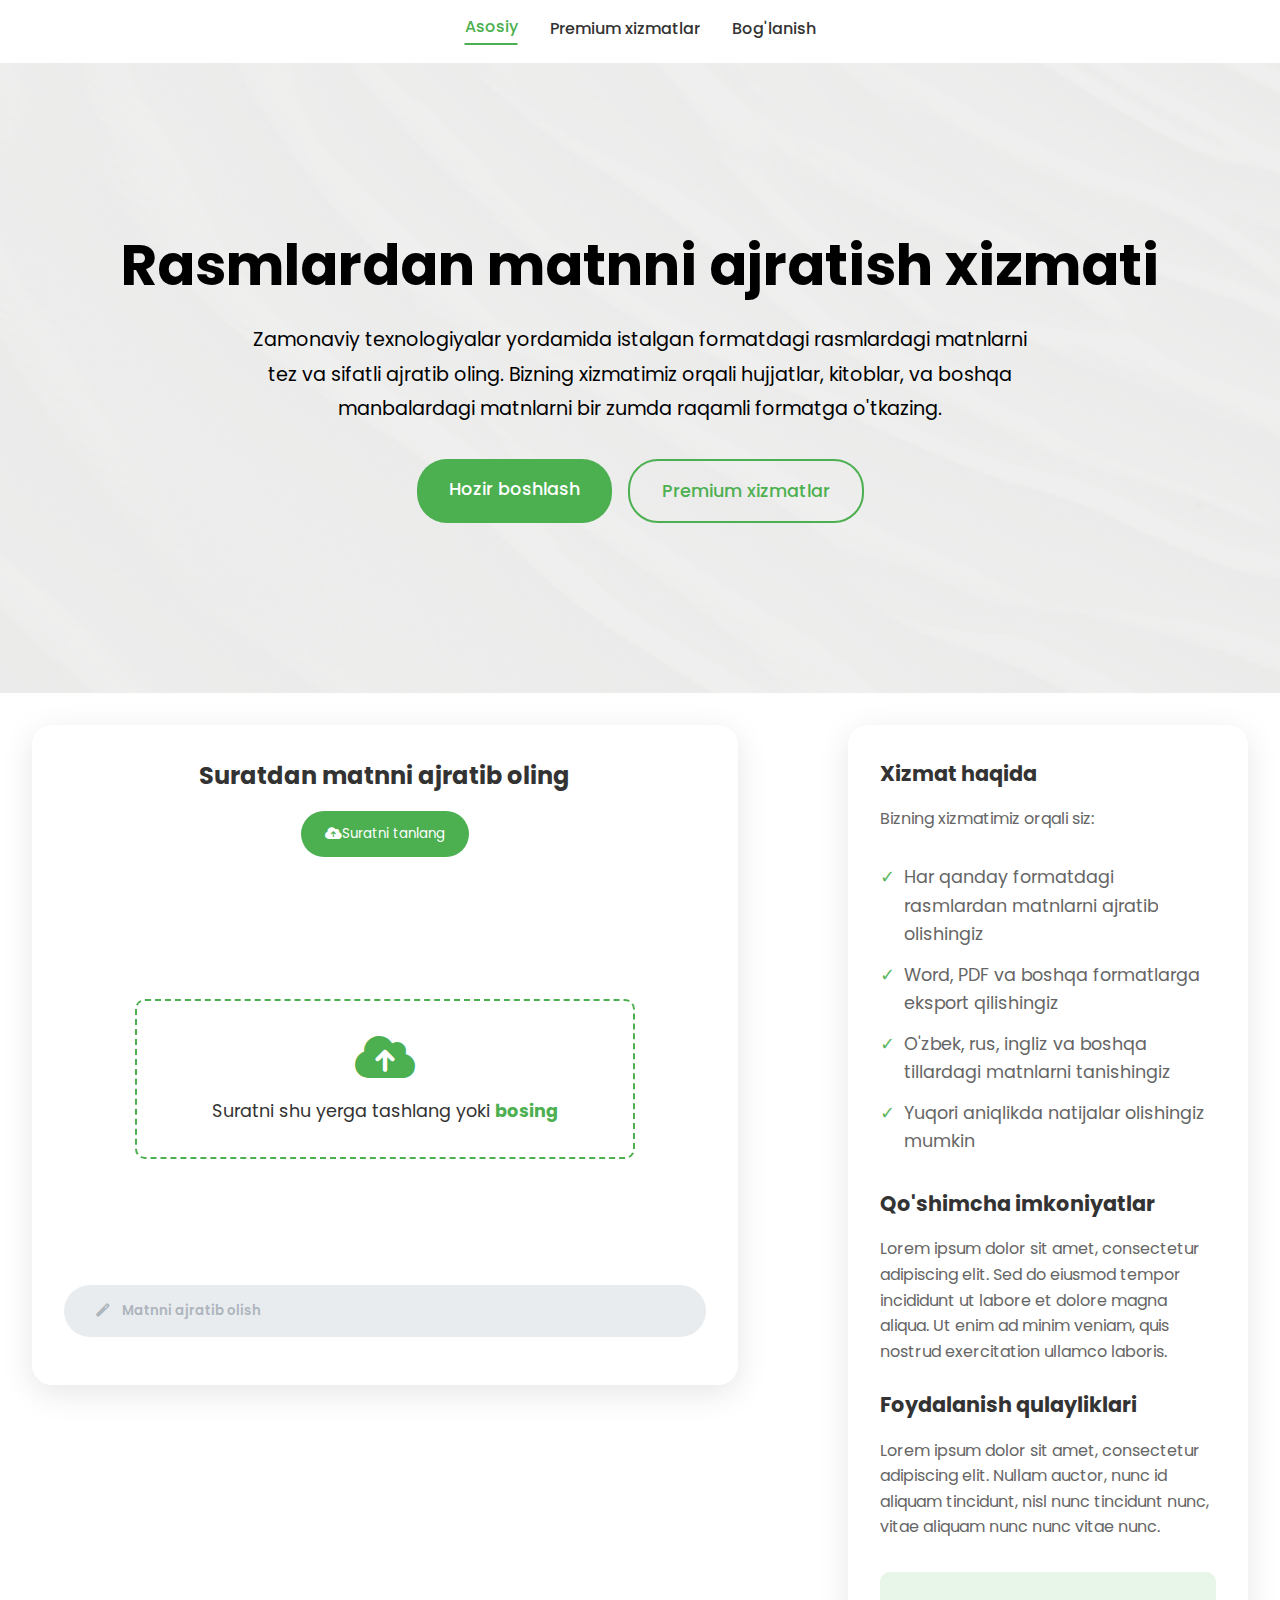
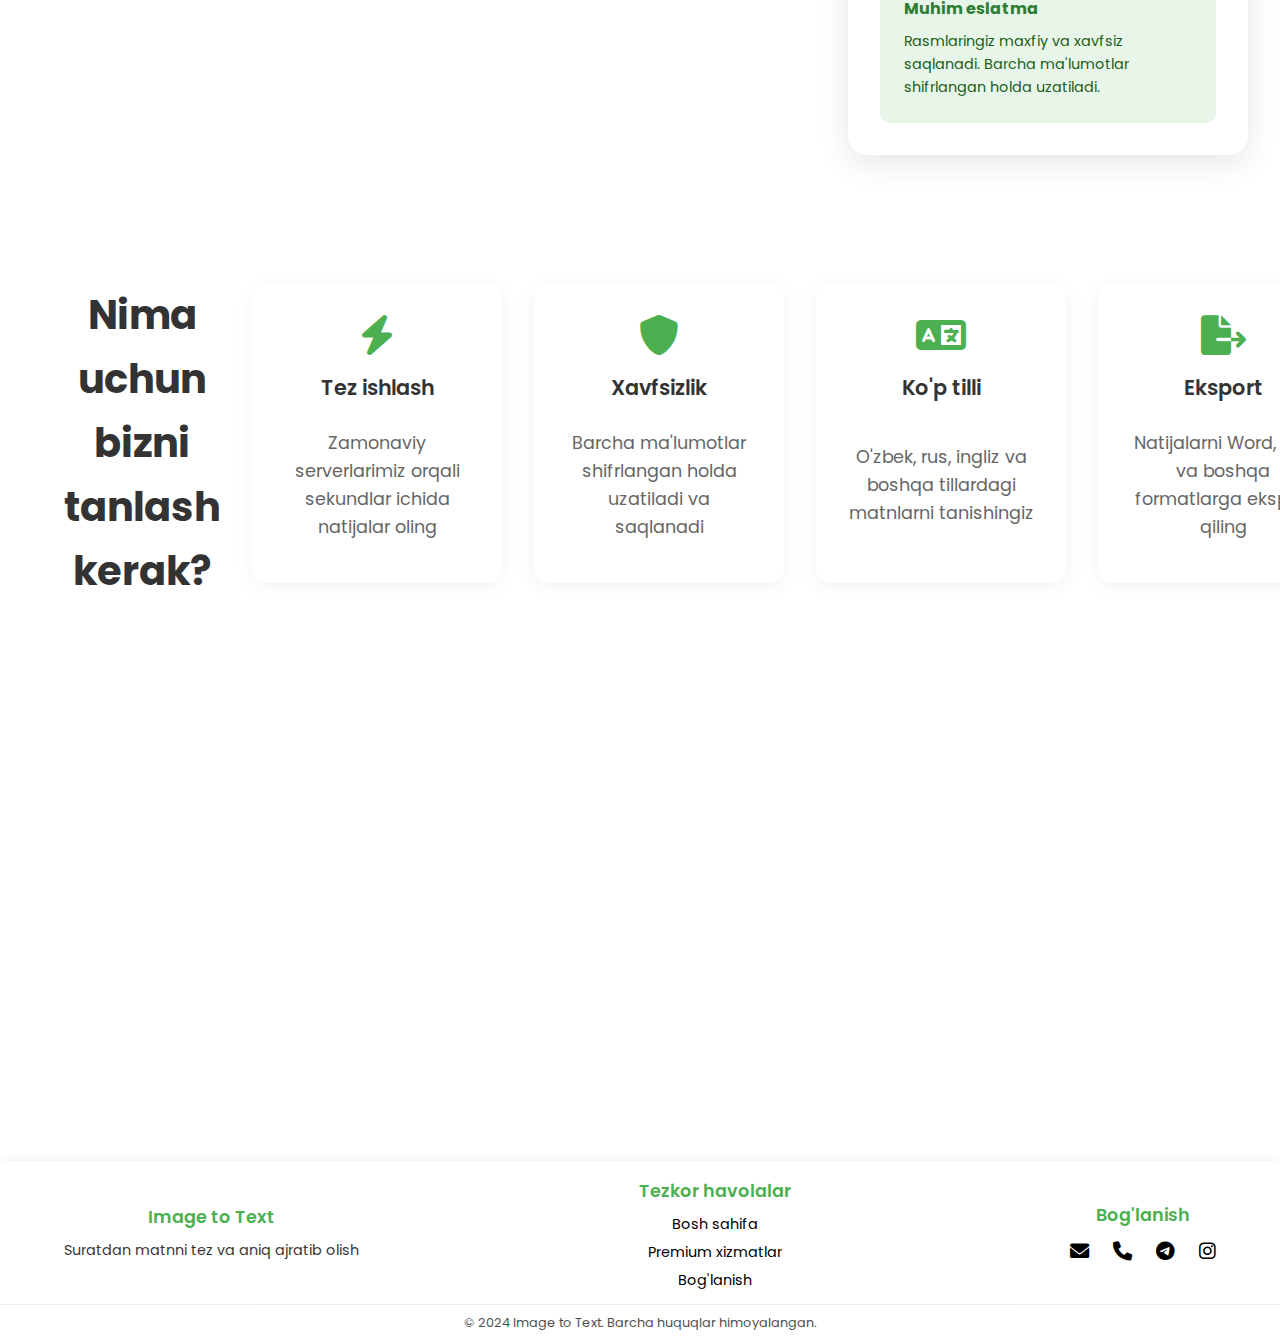
<file: index.html>
<!DOCTYPE html>
<html lang="uz">
<head>
    <meta charset="UTF-8">
    <meta name="viewport" content="width=device-width, initial-scale=1.0">
    <title>Image to Text</title>
    <link rel="preconnect" href="https://fonts.googleapis.com">
    <link rel="preconnect" href="https://fonts.gstatic.com" crossorigin>
    <link href="https://fonts.googleapis.com/css2?family=Poppins:wght@400;500;600;700&display=swap" rel="stylesheet">
    <link rel="stylesheet" href="styles.css">
    <link rel="stylesheet" href="https://cdnjs.cloudflare.com/ajax/libs/font-awesome/6.0.0/css/all.min.css">
</head>
<body>
    <nav class="navbar">
        <div class="nav-links">
            <a href="index.html" class="active">Asosiy</a>
            <a href="pricing.html">Premium xizmatlar</a>
            <a href="contact.html">Bog'lanish</a>
        </div>
    </nav>

    <div class="hero-section page-transition" id="home-hero">
        <h1>Rasmlardan matnni ajratish xizmati</h1>
        <p class="hero-description">Zamonaviy texnologiyalar yordamida istalgan formatdagi rasmlardagi matnlarni tez va sifatli ajratib oling. Bizning xizmatimiz orqali hujjatlar, kitoblar, va boshqa manbalardagi matnlarni bir zumda raqamli formatga o'tkazing.</p>
        <div class="hero-buttons">
            <a href="#home-container" class="hero-btn primary">Hozir boshlash</a>
            <a href="pricing.html" class="hero-btn secondary">Premium xizmatlar</a>
        </div>
    </div>

    <div class="container page-transition" id="home-container">
        <div class="main-content">
            <div class="glass-container">
                <h2>Suratdan matnni ajratib oling</h2>
                <div class="upload-area">
                    <input type="file" id="fileInput" accept="image/*" hidden>
                    <button class="upload-btn" onclick="document.getElementById('fileInput').click()">
                        <i class="fas fa-cloud-upload-alt"></i> Suratni tanlang
                    </button>
                </div>
                <div class="status-container">
                    <div class="drop-zone" id="dropZone">
                        <i class="fas fa-cloud-upload-alt"></i>
                        <p>Suratni shu yerga tashlang yoki <span>bosing</span></p>
                        <input type="file" id="fileInput" accept="image/*" hidden>
                    </div>
                    <div class="status-message" id="statusMessage"></div>
                    <div class="result-container" id="resultContainer"></div>
                </div>
                <button class="convert-btn" id="convertBtn" disabled>
                    <i class="fas fa-magic"></i>Matnni ajratib olish 
                </button>
            </div>
        </div>

        <div class="side-content">
            <h3>Xizmat haqida</h3>
            <p>Bizning xizmatimiz orqali siz:</p>
            <ul class="features-list">
                <li>Har qanday formatdagi rasmlardan matnlarni ajratib olishingiz</li>
                <li>Word, PDF va boshqa formatlarga eksport qilishingiz</li>
                <li>O'zbek, rus, ingliz va boshqa tillardagi matnlarni tanishingiz</li>
                <li>Yuqori aniqlikda natijalar olishingiz mumkin</li>
            </ul>
            
            <h3>Qo'shimcha imkoniyatlar</h3>
            <p>Lorem ipsum dolor sit amet, consectetur adipiscing elit. Sed do eiusmod tempor incididunt ut labore et dolore magna aliqua. Ut enim ad minim veniam, quis nostrud exercitation ullamco laboris.</p>
            
            <h3>Foydalanish qulayliklari</h3>
            <p>Lorem ipsum dolor sit amet, consectetur adipiscing elit. Nullam auctor, nunc id aliquam tincidunt, nisl nunc tincidunt nunc, vitae aliquam nunc nunc vitae nunc.</p>
            
            <div class="info-box">
                <h4>Muhim eslatma</h4>
                <p>Rasmlaringiz maxfiy va xavfsiz saqlanadi. Barcha ma'lumotlar shifrlangan holda uzatiladi.</p>
            </div>
        </div>
    </div>

    <div class="features-section page-transition" id="home-features">
        <div class="container">
            <h2>Nima uchun bizni tanlash kerak?</h2>
            <div class="features-grid">
                <div class="feature-card">
                    <i class="fas fa-bolt"></i>
                    <h3>Tez ishlash</h3>
                    <p>Zamonaviy serverlarimiz orqali sekundlar ichida natijalar oling</p>
                </div>
                <div class="feature-card">
                    <i class="fas fa-shield-alt"></i>
                    <h3>Xavfsizlik</h3>
                    <p>Barcha ma'lumotlar shifrlangan holda uzatiladi va saqlanadi</p>
                </div>
                <div class="feature-card">
                    <i class="fas fa-language"></i>
                    <h3>Ko'p tilli</h3>
                    <p>O'zbek, rus, ingliz va boshqa tillardagi matnlarni tanishingiz</p>
                </div>
                <div class="feature-card">
                    <i class="fas fa-file-export"></i>
                    <h3>Eksport</h3>
                    <p>Natijalarni Word, PDF va boshqa formatlarga eksport qiling</p>
                </div>
            </div>
        </div>
    </div>

    <footer class="footer">
        <div class="footer-content">
            <div class="footer-section">
                <h3>Image to Text</h3>
                <p>Suratdan matnni tez va aniq ajratib olish</p>
            </div>
            <div class="footer-section">
                <h3>Tezkor havolalar</h3>
                <div class="footer-links">
                    <a href="index.html">Bosh sahifa</a>
                    <a href="pricing.html">Premium xizmatlar</a>
                    <a href="contact.html">Bog'lanish</a>
                </div>
            </div>
            <div class="footer-section">
                <h3>Bog'lanish</h3>
                <div class="social-icons">
                    <a href="mailto:info@imagetotext.uz"><i class="fas fa-envelope"></i></a>
                    <a href="tel:+998901234567"><i class="fas fa-phone"></i></a>
                    <a href="https://t.me/imagetotext"><i class="fab fa-telegram"></i></a>
                    <a href="https://instagram.com/imagetotext"><i class="fab fa-instagram"></i></a>
                </div>
            </div>
        </div>
        <div class="footer-bottom">
            <p>&copy; 2024 Image to Text. Barcha huquqlar himoyalangan.</p>
        </div>
    </footer>

    <script src="script.js"></script>
</body>
</html>
</file>
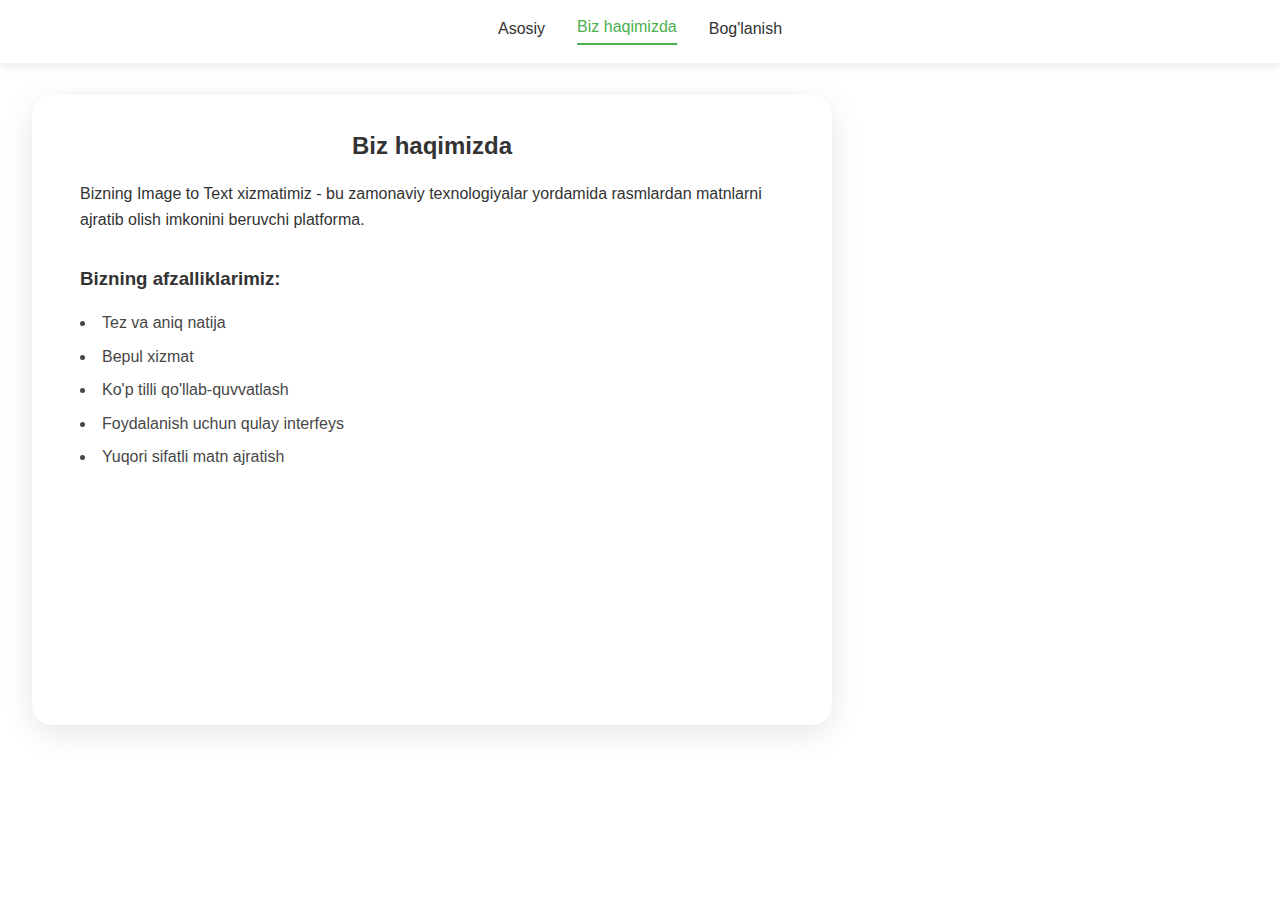
<file: about.html>
<!DOCTYPE html>
<html lang="uz">
<head>
    <meta charset="UTF-8">
    <meta name="viewport" content="width=device-width, initial-scale=1.0">
    <title>Biz haqimizda - Image to Text</title>
    <link rel="stylesheet" href="styles.css">
</head>
<body>
    <nav class="navbar">
        <div class="nav-links">
            <a href="index.html">Asosiy</a>
            <a href="about.html" class="active">Biz haqimizda</a>
            <a href="contact.html">Bog'lanish</a>
        </div>
    </nav>

    <div class="container">
        <div class="glass-container">
            <h2>Biz haqimizda</h2>
            <div class="about-content">
                <p>Bizning Image to Text xizmatimiz - bu zamonaviy texnologiyalar yordamida rasmlardan matnlarni ajratib olish imkonini beruvchi platforma.</p>
                <div class="features">
                    <h3>Bizning afzalliklarimiz:</h3>
                    <ul>
                        <li>Tez va aniq natija</li>
                        <li>Bepul xizmat</li>
                        <li>Ko'p tilli qo'llab-quvvatlash</li>
                        <li>Foydalanish uchun qulay interfeys</li>
                        <li>Yuqori sifatli matn ajratish</li>
                    </ul>
                </div>
            </div>
        </div>
    </div>
</body>
</html>
</file>
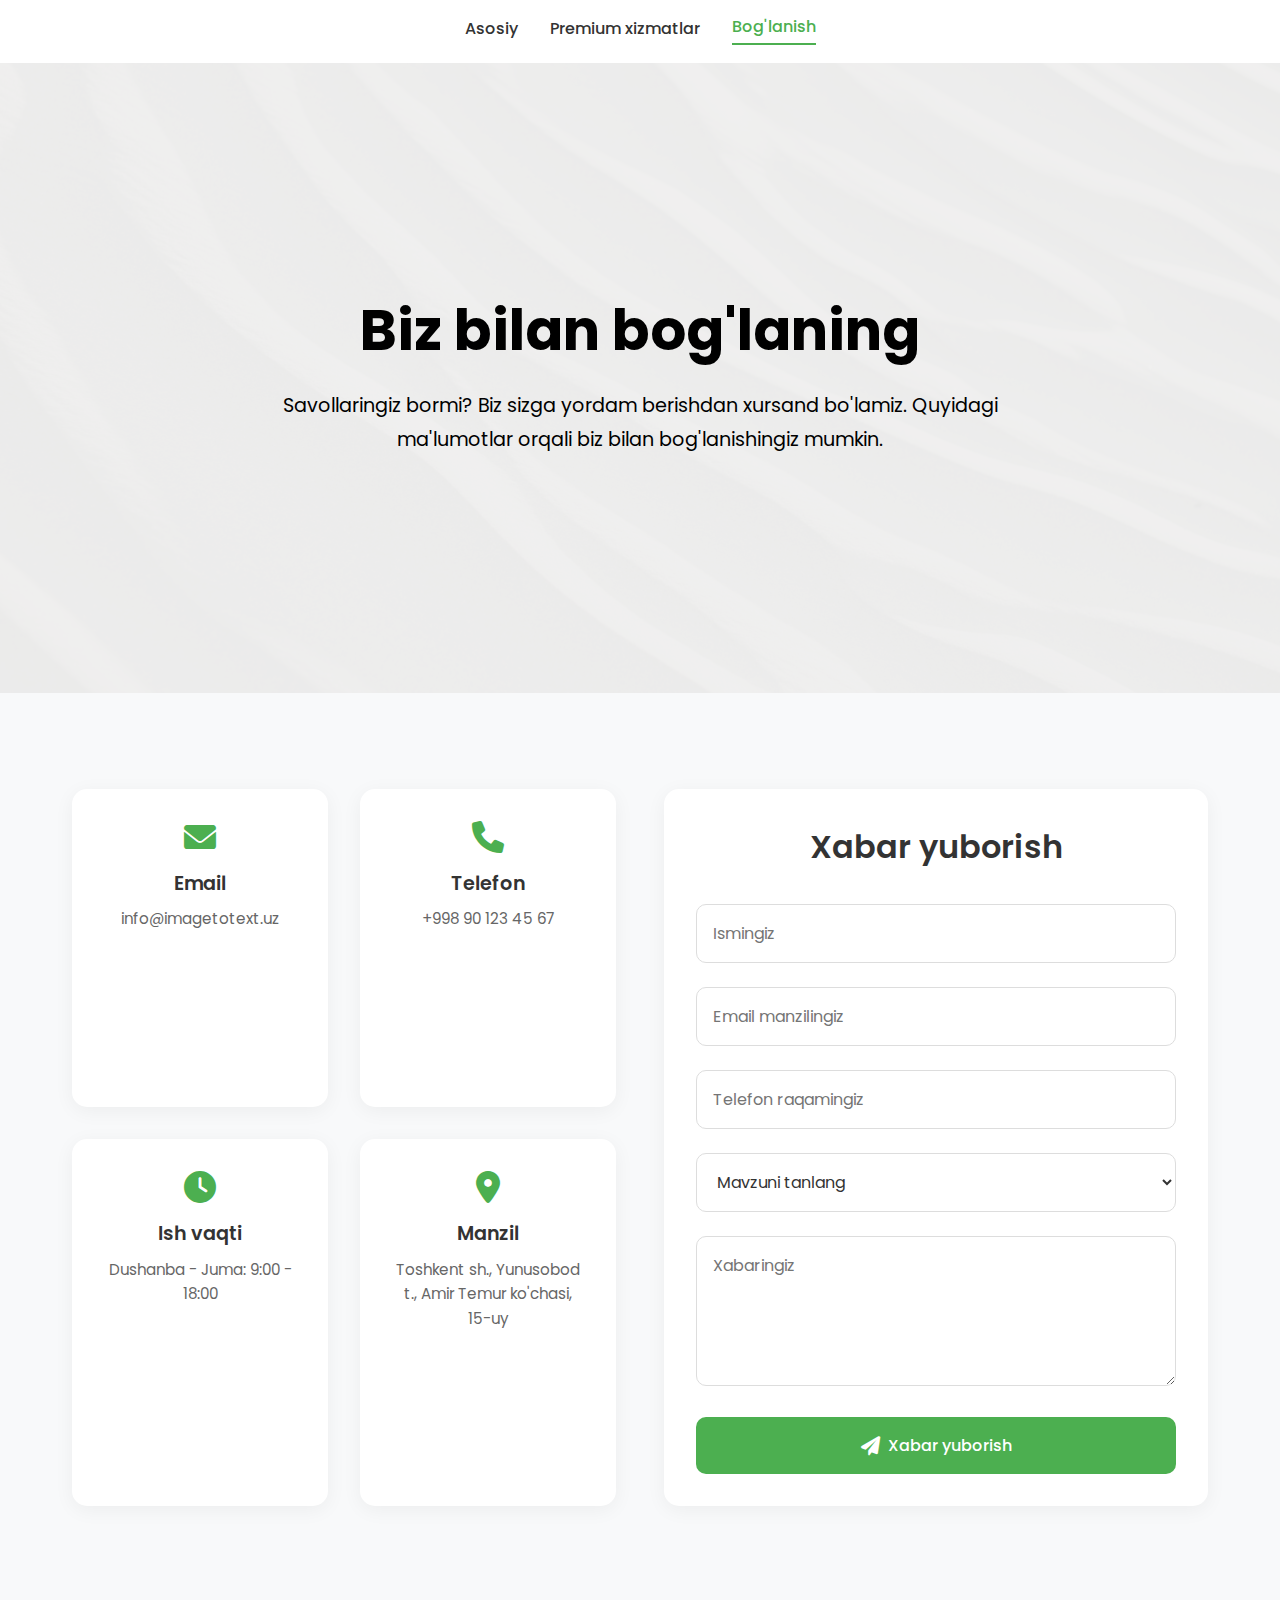
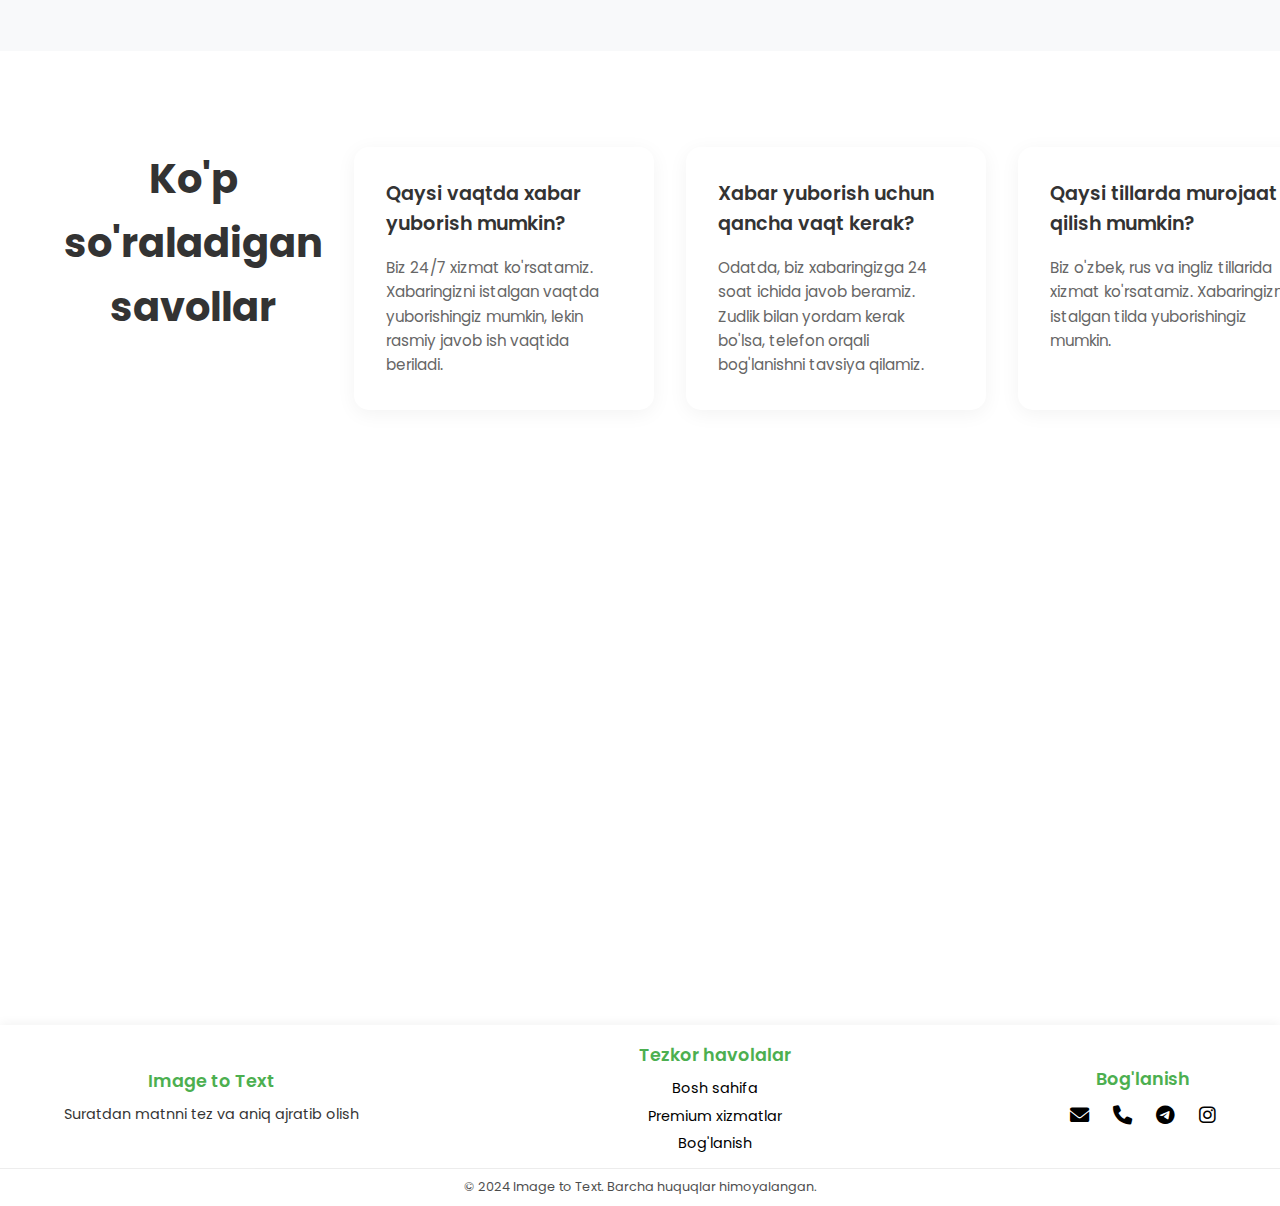
<file: contact.html>
<!DOCTYPE html>
<html lang="uz">
<head>
    <meta charset="UTF-8">
    <meta name="viewport" content="width=device-width, initial-scale=1.0">
    <title>Bog'lanish - Image to Text</title>
    <link rel="preconnect" href="https://fonts.googleapis.com">
    <link rel="preconnect" href="https://fonts.gstatic.com" crossorigin>
    <link href="https://fonts.googleapis.com/css2?family=Poppins:wght@400;500;600;700&display=swap" rel="stylesheet">
    <link rel="stylesheet" href="styles.css">
    <link rel="stylesheet" href="https://cdnjs.cloudflare.com/ajax/libs/font-awesome/6.0.0/css/all.min.css">
</head>
<body>
    <nav class="navbar">
        <div class="nav-links">
            <a href="index.html">Asosiy</a>
            <a href="pricing.html">Premium xizmatlar</a>
            <a href="contact.html" class="active">Bog'lanish</a>
        </div>
    </nav>

    <div class="hero-section page-transition" id="contact-hero">
        <h1>Biz bilan bog'laning</h1>
        <p class="hero-description">Savollaringiz bormi? Biz sizga yordam berishdan xursand bo'lamiz. Quyidagi ma'lumotlar orqali biz bilan bog'lanishingiz mumkin.</p>
    </div>

    <div class="contact-section page-transition" id="contact-container">
        <div class="container">
            <div class="contact-grid">
                <div class="contact-info">
                    <div class="contact-item">
                        <i class="fas fa-envelope"></i>
                        <h3>Email</h3>
                        <p>info@imagetotext.uz</p>
                    </div>
                    <div class="contact-item">
                        <i class="fas fa-phone"></i>
                        <h3>Telefon</h3>
                        <p>+998 90 123 45 67</p>
                    </div>
                    <div class="contact-item">
                        <i class="fas fa-clock"></i>
                        <h3>Ish vaqti</h3>
                        <p>Dushanba - Juma: 9:00 - 18:00</p>
                    </div>
                    <div class="contact-item">
                        <i class="fas fa-map-marker-alt"></i>
                        <h3>Manzil</h3>
                        <p>Toshkent sh., Yunusobod t., Amir Temur ko'chasi, 15-uy</p>
                    </div>
                </div>
                <div class="contact-form">
                    <h2>Xabar yuborish</h2>
                    <form>
                        <div class="form-group">
                            <input type="text" placeholder="Ismingiz" required>
                        </div>
                        <div class="form-group">
                            <input type="email" placeholder="Email manzilingiz" required>
                        </div>
                        <div class="form-group">
                            <input type="tel" placeholder="Telefon raqamingiz" required>
                        </div>
                        <div class="form-group">
                            <select required>
                                <option value="">Mavzuni tanlang</option>
                                <option value="support">Texnik yordam</option>
                                <option value="business">Hamkorlik</option>
                                <option value="other">Boshqa</option>
                            </select>
                        </div>
                        <div class="form-group">
                            <textarea placeholder="Xabaringiz" required></textarea>
                        </div>
                        <button type="submit" class="submit-btn">
                            <i class="fas fa-paper-plane"></i> Xabar yuborish
                        </button>
                    </form>
                </div>
            </div>
        </div>
    </div>

    <div class="faq-section page-transition" id="contact-faq">
        <div class="container">
            <h2>Ko'p so'raladigan savollar</h2>
            <div class="faq-grid">
                <div class="faq-item">
                    <h3>Qaysi vaqtda xabar yuborish mumkin?</h3>
                    <p>Biz 24/7 xizmat ko'rsatamiz. Xabaringizni istalgan vaqtda yuborishingiz mumkin, lekin rasmiy javob ish vaqtida beriladi.</p>
                </div>
                <div class="faq-item">
                    <h3>Xabar yuborish uchun qancha vaqt kerak?</h3>
                    <p>Odatda, biz xabaringizga 24 soat ichida javob beramiz. Zudlik bilan yordam kerak bo'lsa, telefon orqali bog'lanishni tavsiya qilamiz.</p>
                </div>
                <div class="faq-item">
                    <h3>Qaysi tillarda murojaat qilish mumkin?</h3>
                    <p>Biz o'zbek, rus va ingliz tillarida xizmat ko'rsatamiz. Xabaringizni istalgan tilda yuborishingiz mumkin.</p>
                </div>
            </div>
        </div>
    </div>

    <footer class="footer">
        <div class="footer-content">
            <div class="footer-section">
                <h3>Image to Text</h3>
                <p>Suratdan matnni tez va aniq ajratib olish</p>
            </div>
            <div class="footer-section">
                <h3>Tezkor havolalar</h3>
                <div class="footer-links">
                    <a href="index.html">Bosh sahifa</a>
                    <a href="pricing.html">Premium xizmatlar</a>
                    <a href="contact.html">Bog'lanish</a>
                </div>
            </div>
            <div class="footer-section">
                <h3>Bog'lanish</h3>
                <div class="social-icons">
                    <a href="mailto:info@imagetotext.uz"><i class="fas fa-envelope"></i></a>
                    <a href="tel:+998901234567"><i class="fas fa-phone"></i></a>
                    <a href="https://t.me/imagetotext"><i class="fab fa-telegram"></i></a>
                    <a href="https://instagram.com/imagetotext"><i class="fab fa-instagram"></i></a>
                </div>
            </div>
        </div>
        <div class="footer-bottom">
            <p>&copy; 2024 Image to Text. Barcha huquqlar himoyalangan.</p>
        </div>
    </footer>

    <script src="script.js"></script>
</body>
</html>
</file>
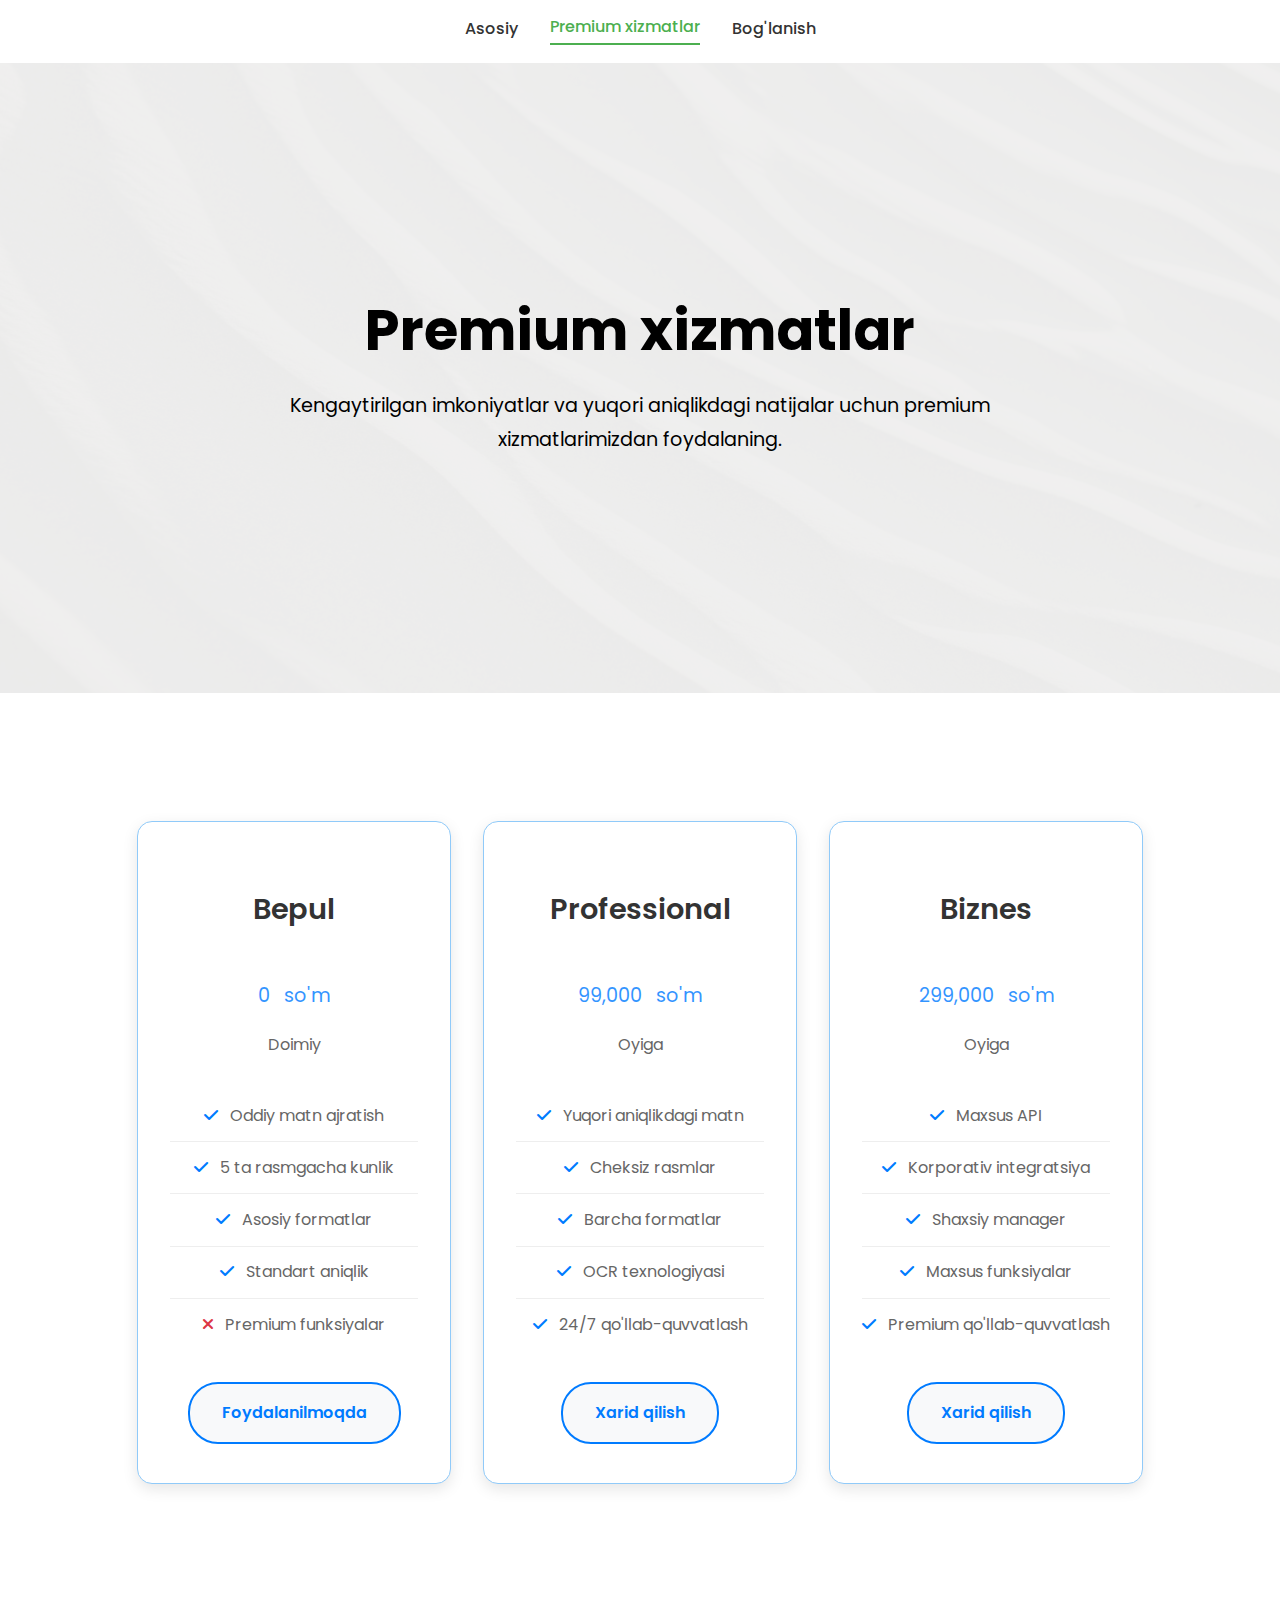
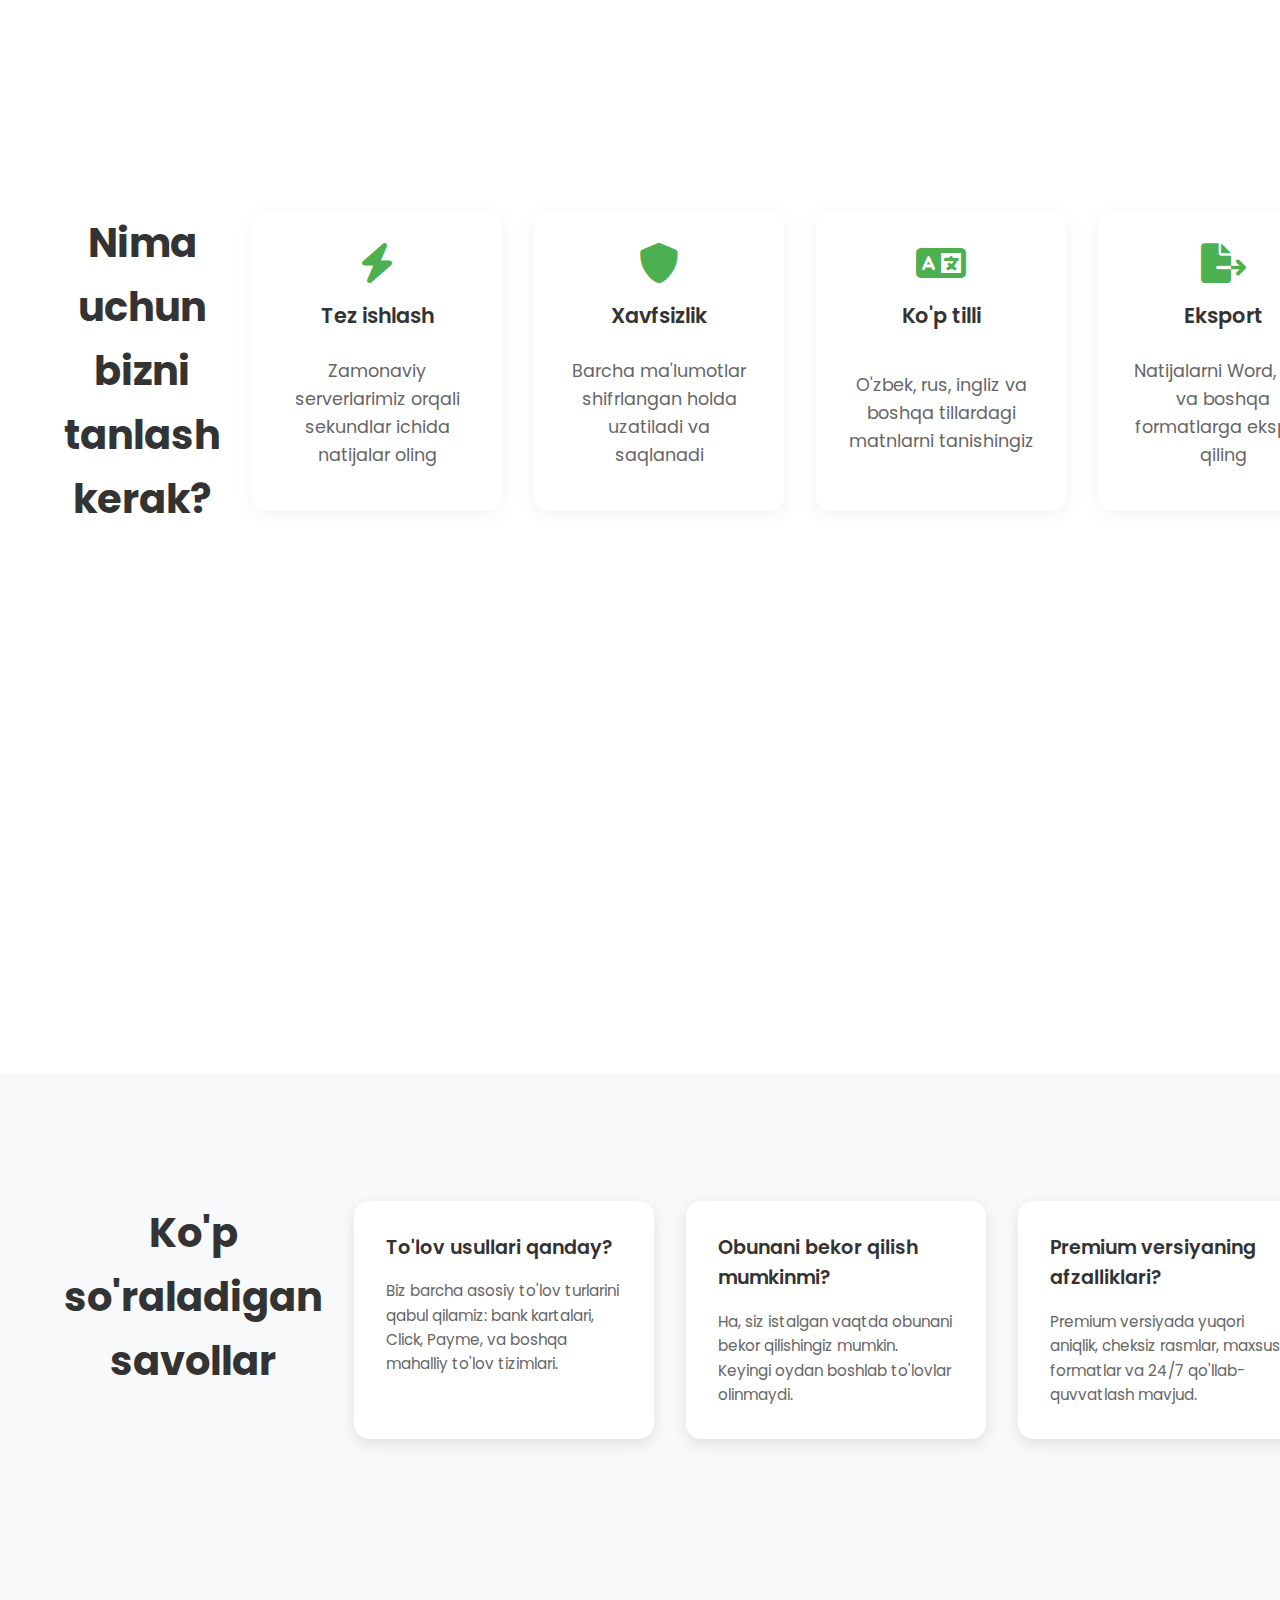
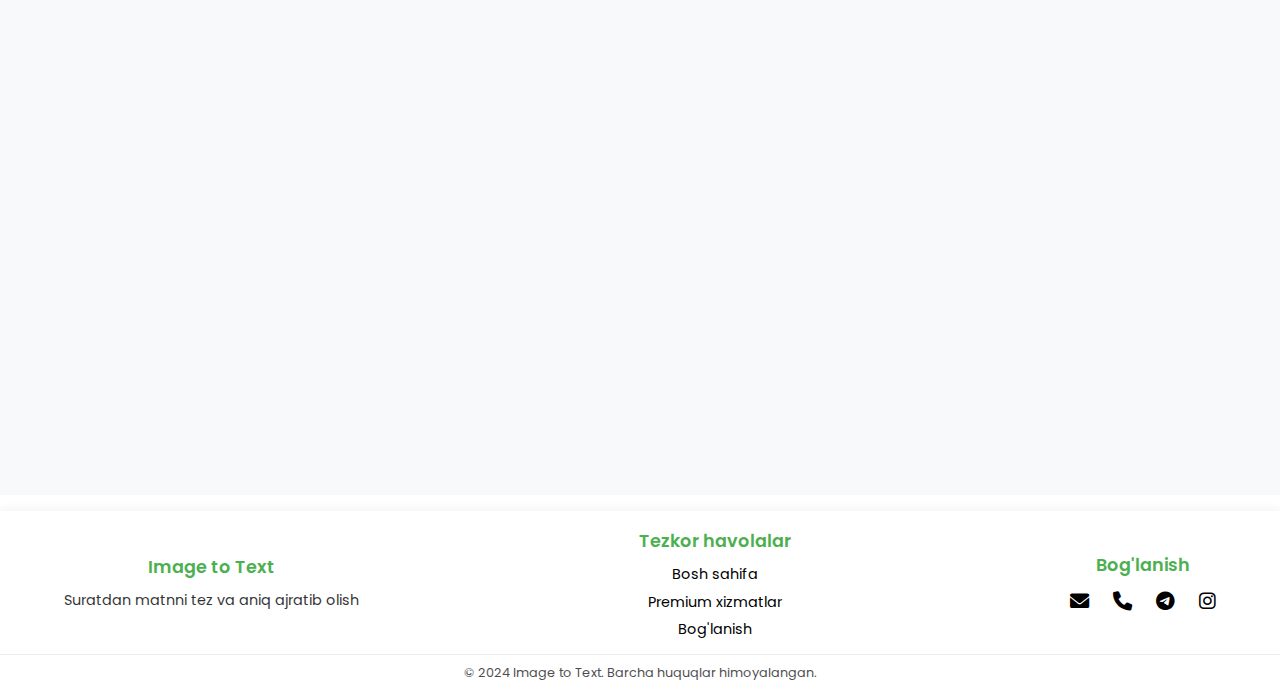
<file: pricing.html>
<!DOCTYPE html>
<html lang="uz">
<head>
    <meta charset="UTF-8">
    <meta name="viewport" content="width=device-width, initial-scale=1.0">
    <title>Premium xizmatlar - Image to Text</title>
    <link rel="preconnect" href="https://fonts.googleapis.com">
    <link rel="preconnect" href="https://fonts.gstatic.com" crossorigin>
    <link href="https://fonts.googleapis.com/css2?family=Poppins:wght@400;500;600;700&display=swap" rel="stylesheet">
    <link rel="stylesheet" href="styles.css">
    <link rel="stylesheet" href="https://cdnjs.cloudflare.com/ajax/libs/font-awesome/6.0.0/css/all.min.css">
</head>
<body>
    <nav class="navbar">
        <div class="nav-links">
            <a href="index.html">Asosiy</a>
            <a href="pricing.html" class="active">Premium xizmatlar</a>
            <a href="contact.html">Bog'lanish</a>
        </div>
    </nav>

    <div class="hero-section page-transition" id="pricing-hero">
        <h1>Premium xizmatlar</h1>
        <p class="hero-description">Kengaytirilgan imkoniyatlar va yuqori aniqlikdagi natijalar uchun premium xizmatlarimizdan foydalaning.</p>
    </div>

    <div class="pricing-section page-transition" id="pricing-container">
        <div class="container">
            <div class="pricing-grid">
                <div class="pricing-card">
                    <div class="pricing-header">
                        <h3>Bepul</h3>
                        <div class="price">
                            <span class="amount">0</span>
                            <span class="currency">so'm</span>
                        </div>
                        <p class="period">Doimiy</p>
                    </div>
                    <ul class="pricing-features">
                        <li><i class="fas fa-check"></i> Oddiy matn ajratish</li>
                        <li><i class="fas fa-check"></i> 5 ta rasmgacha kunlik</li>
                        <li><i class="fas fa-check"></i> Asosiy formatlar</li>
                        <li><i class="fas fa-check"></i> Standart aniqlik</li>
                        <li><i class="fas fa-times"></i> Premium funksiyalar</li>
                    </ul>
                    <a href="#" class="pricing-btn free">Foydalanilmoqda</a>
                </div>

                <div class="pricing-card">
                    <div class="pricing-header">
                        <h3>Professional</h3>
                        <div class="price">
                            <span class="amount">99,000</span>
                            <span class="currency">so'm</span>
                        </div>
                        <p class="period">Oyiga</p>
                    </div>
                    <ul class="pricing-features">
                        <li><i class="fas fa-check"></i> Yuqori aniqlikdagi matn</li>
                        <li><i class="fas fa-check"></i> Cheksiz rasmlar</li>
                        <li><i class="fas fa-check"></i> Barcha formatlar</li>
                        <li><i class="fas fa-check"></i> OCR texnologiyasi</li>
                        <li><i class="fas fa-check"></i> 24/7 qo'llab-quvvatlash</li>
                    </ul>
                    <a href="#" class="pricing-btn">Xarid qilish</a>
                </div>

                <div class="pricing-card">
                    <div class="pricing-header">
                        <h3>Biznes</h3>
                        <div class="price">
                            <span class="amount">299,000</span>
                            <span class="currency">so'm</span>
                        </div>
                        <p class="period">Oyiga</p>
                    </div>
                    <ul class="pricing-features">
                        <li><i class="fas fa-check"></i> Maxsus API</li>
                        <li><i class="fas fa-check"></i> Korporativ integratsiya</li>
                        <li><i class="fas fa-check"></i> Shaxsiy manager</li>
                        <li><i class="fas fa-check"></i> Maxsus funksiyalar</li>
                        <li><i class="fas fa-check"></i> Premium qo'llab-quvvatlash</li>
                    </ul>
                    <a href="#" class="pricing-btn">Xarid qilish</a>
                </div>
            </div>
        </div>
    </div>

    <div class="features-section page-transition" id="pricing-features">
        <div class="container">
            <h2>Nima uchun bizni tanlash kerak?</h2>
            <div class="features-grid">
                <div class="feature-card">
                    <i class="fas fa-bolt"></i>
                    <h3>Tez ishlash</h3>
                    <p>Zamonaviy serverlarimiz orqali sekundlar ichida natijalar oling</p>
                </div>
                <div class="feature-card">
                    <i class="fas fa-shield-alt"></i>
                    <h3>Xavfsizlik</h3>
                    <p>Barcha ma'lumotlar shifrlangan holda uzatiladi va saqlanadi</p>
                </div>
                <div class="feature-card">
                    <i class="fas fa-language"></i>
                    <h3>Ko'p tilli</h3>
                    <p>O'zbek, rus, ingliz va boshqa tillardagi matnlarni tanishingiz</p>
                </div>
                <div class="feature-card">
                    <i class="fas fa-file-export"></i>
                    <h3>Eksport</h3>
                    <p>Natijalarni Word, PDF va boshqa formatlarga eksport qiling</p>
                </div>
            </div>
        </div>
    </div>

    <div class="faq-section page-transition" id="pricing-faq">
        <div class="container">
            <h2>Ko'p so'raladigan savollar</h2>
            <div class="faq-grid">
                <div class="faq-item">
                    <h3>To'lov usullari qanday?</h3>
                    <p>Biz barcha asosiy to'lov turlarini qabul qilamiz: bank kartalari, Click, Payme, va boshqa mahalliy to'lov tizimlari.</p>
                </div>
                <div class="faq-item">
                    <h3>Obunani bekor qilish mumkinmi?</h3>
                    <p>Ha, siz istalgan vaqtda obunani bekor qilishingiz mumkin. Keyingi oydan boshlab to'lovlar olinmaydi.</p>
                </div>
                <div class="faq-item">
                    <h3>Premium versiyaning afzalliklari?</h3>
                    <p>Premium versiyada yuqori aniqlik, cheksiz rasmlar, maxsus formatlar va 24/7 qo'llab-quvvatlash mavjud.</p>
                </div>
            </div>
        </div>
    </div>

    <footer class="footer">
        <div class="footer-content">
            <div class="footer-section">
                <h3>Image to Text</h3>
                <p>Suratdan matnni tez va aniq ajratib olish</p>
            </div>
            <div class="footer-section">
                <h3>Tezkor havolalar</h3>
                <div class="footer-links">
                    <a href="index.html">Bosh sahifa</a>
                    <a href="pricing.html">Premium xizmatlar</a>
                    <a href="contact.html">Bog'lanish</a>
                </div>
            </div>
            <div class="footer-section">
                <h3>Bog'lanish</h3>
                <div class="social-icons">
                    <a href="mailto:info@imagetotext.uz"><i class="fas fa-envelope"></i></a>
                    <a href="tel:+998901234567"><i class="fas fa-phone"></i></a>
                    <a href="https://t.me/imagetotext"><i class="fab fa-telegram"></i></a>
                    <a href="https://instagram.com/imagetotext"><i class="fab fa-instagram"></i></a>
                </div>
            </div>
        </div>
        <div class="footer-bottom">
            <p>&copy; 2024 Image to Text. Barcha huquqlar himoyalangan.</p>
        </div>
    </footer>

    <script src="script.js"></script>
</body>
</html>
</file>
<file: styles.css>
* {
    margin: 0;
    padding: 0;
    box-sizing: border-box;
    font-family: 'Poppins', sans-serif;
}

body {
    background: #ffffff;
    min-height: 100vh;
    color: #333;
    font-weight: 400;
    line-height: 1.6;
}

.navbar {
    background: #fff;
    padding: 1rem 2rem;
    box-shadow: 0 2px 10px rgba(0, 0, 0, 0.1);
}

.nav-links {
    display: flex;
    justify-content: center;
    gap: 2rem;
}

.nav-links a {
    color: #333;
    text-decoration: none;
    font-size: 1rem;
    font-weight: 500;
    transition: all 0.3s ease;
    position: relative;
    padding-bottom: 5px;
}

.nav-links a::after {
    content: '';
    position: absolute;
    width: 0;
    height: 2px;
    bottom: 0;
    left: 50%;
    background-color: #4CAF50;
    transition: all 0.3s ease;
    transform: translateX(-50%);
}

.nav-links a:hover::after,
.nav-links a.active::after {
    width: 100%;
}

.nav-links a:hover, 
.nav-links a.active {
    color: #4CAF50;
    transform: translateY(-2px);
}

.container {
    display: flex;
    justify-content: space-between;
    align-items: flex-start;
    min-height: calc(100vh - 70px);
    padding: 2rem;
    gap: 2rem;
    max-width: 1400px;
    margin: 0 auto;
}

.main-content {
    flex: 1;
    max-width: 800px;
}

.side-content {
    flex: 0 0 400px;
    background: #fff;
    padding: 2rem;
    border-radius: 20px;
    box-shadow: 0 8px 32px rgba(0, 0, 0, 0.1);
}

.side-content h3 {
    color: #333;
    margin-bottom: 1rem;
    font-size: 1.3rem;
}

.side-content p {
    color: #666;
    margin-bottom: 1.5rem;
    line-height: 1.6;
}

.side-content .features-list {
    list-style: none;
    margin-bottom: 2rem;
}

.side-content .features-list li {
    margin: 0.8rem 0;
    padding-left: 1.5rem;
    position: relative;
    color: #555;
}

.side-content .features-list li::before {
    content: "✓";
    position: absolute;
    left: 0;
    color: #4CAF50;
}

.info-box {
    background: #e8f5e9;
    padding: 1.5rem;
    border-radius: 10px;
    margin-top: 2rem;
}

.info-box h4 {
    color: #2e7d32;
    margin-bottom: 0.5rem;
}

.info-box p {
    color: #1b5e20;
    margin-bottom: 0;
    font-size: 0.9rem;
}

.convert-btn {
    background: #4CAF50;
    color: white;
    border: none;
    padding: 1rem 2rem;
    border-radius: 30px;
    cursor: pointer;
    transition: all 0.3s ease;
    margin: 1rem 0;
    display: inline-flex;
    align-items: center;
    gap: 0.8rem;
    font-weight: 600;
    text-decoration: none;
    position: relative;
    overflow: hidden;
    box-shadow: 0 4px 15px rgba(76, 175, 80, 0.2);
}

.convert-btn::before {
    content: '\f021';
    font-family: 'Font Awesome 5 Free';
    position: absolute;
    top: 50%;
    left: 50%;
    transform: translate(-50%, -50%) scale(0) rotate(0deg);
    font-size: 1.5rem;
    opacity: 0;
    transition: all 0.4s ease;
    color: white;
}

.convert-btn:hover {
    background: #45a049;
    transform: translateY(-2px);
    box-shadow: 0 6px 20px rgba(76, 175, 80, 0.3);
    color: transparent;
}

.convert-btn:hover::before {
    transform: translate(-50%, -50%) scale(1) rotate(180deg);
    opacity: 1;
}

.convert-btn:active {
    transform: translateY(1px);
    box-shadow: 0 2px 10px rgba(76, 175, 80, 0.2);
}

.convert-btn:disabled {
    background: #e9ecef;
    border: none;
    color: #adb5bd;
    cursor: not-allowed;
    transform: none;
    box-shadow: none;
}

.convert-btn:disabled:hover {
    background: #e9ecef;
    color: #adb5bd;
    transform: none;
    box-shadow: none;
}

.convert-btn:disabled::before {
    display: none;
}

@media (max-width: 1200px) {
    .container {
        flex-direction: column;
        align-items: center;
    }

    .side-content {
        flex: 0 0 100%;
        max-width: 800px;
    }
}

.glass-container {
    background: #fff;
    border-radius: 20px;
    padding: 2rem;
    width: 90%;
    max-width: 800px;
    text-align: center;
    box-shadow: 0 8px 32px rgba(0, 0, 0, 0.1);
    min-height: 70vh;
    display: flex;
    flex-direction: column;
}

.glass-container h2 {
    color: #333;
}

.drop-zone {
    border: 2px dashed #4CAF50;
    border-radius: 10px;
    padding: 2rem;
    text-align: center;
    cursor: pointer;
    transition: all 0.3s ease;
    width: 100%;
    max-width: 500px;
    margin: 0 auto;
}

.drop-zone:hover {
    border-color: #45a049;
    background: rgba(76, 175, 80, 0.05);
}

.drop-zone i {
    font-size: 3rem;
    color: #4CAF50;
    margin-bottom: 1rem;
}

.drop-zone p {
    color: #333;
    margin: 0;
    font-size: 1.1rem;
}

.drop-zone span {
    color: #4CAF50;
    font-weight: bold;
    cursor: pointer;
}

.status-message {
    margin-top: 1rem;
    color: #666;
    font-size: 0.9rem;
}

.result-container {
    margin-top: 1rem;
    width: 100%;
    max-width: 500px;
    text-align: left;
    display: none;
}

.result-container.active {
    display: block;
}

.result-container textarea {
    width: 100%;
    min-height: 150px;
    padding: 1rem;
    border: 1px solid #ddd;
    border-radius: 5px;
    resize: vertical;
    font-size: 1rem;
    line-height: 1.5;
}

.preview-image {
    max-width: 100%;
    max-height: 300px;
    border-radius: 5px;
    margin-bottom: 1rem;
}

.download-icon {
    width: 24px;
    height: 24px;
    margin-right: 8px;
    vertical-align: middle;
}

.upload-btn {
    background: #4CAF50;
    border: none;
    padding: 0.8rem 1.5rem;
    color: white;
    border-radius: 25px;
    cursor: pointer;
    transition: all 0.3s ease;
    margin: 1rem 0;
    display: inline-flex;
    align-items: center;
    justify-content: center;
}

.upload-btn:hover, .convert-btn:hover {
    background: #45a049;
    transform: translateY(-2px);
}

.result-text {
    margin-top: 1rem;
    padding: 1rem;
    background: #f8f9fa;
    border-radius: 10px;
    min-height: 100px;
    display: none;
    color: #333;
}

/* About page styles */
.about-content {
    text-align: left;
    padding: 1rem;
}

.features {
    margin-top: 2rem;
}

.features ul {
    list-style-position: inside;
    margin-top: 1rem;
}

.features li {
    margin: 0.5rem 0;
    opacity: 0.9;
}

/* Contact page styles */
.contact-section {
    padding: 4rem 2rem;
    background: #f8f9fa;
}

.contact-section .container {
    max-width: 1200px;
    margin: 0 auto;
}

.contact-section h2 {
    text-align: center;
    margin-bottom: 3rem;
    color: #333;
    font-size: 2.5rem;
}

.contact-section select {
    width: 100%;
    padding: 1rem;
    border: 1px solid #ddd;
    border-radius: 10px;
    font-size: 1rem;
    transition: all 0.3s ease;
    background: white;
    color: #333;
    cursor: pointer;
}

.contact-section select:focus {
    border-color: #4CAF50;
    outline: none;
    box-shadow: 0 0 0 3px rgba(76, 175, 80, 0.1);
}

.contact-section select option {
    padding: 0.5rem;
}

#contact-hero {
    background: linear-gradient(135deg, #f8f9fa 0%, #e9ecef 100%);
    padding: 6rem 2rem;
    min-height: 70vh;
    display: flex;
    flex-direction: column;
    justify-content: center;
    align-items: center;
    position: relative;
}

#contact-hero h1 {
    font-size: 3.5rem;
    margin-bottom: 1.5rem;
}

#contact-hero .hero-description {
    max-width: 800px;
    margin: 0 auto;
    font-size: 1.2rem;
    line-height: 1.8;
    color: #666;
}

#contact-faq {
    background: #fff;
    padding: 4rem 2rem;
}

#contact-faq h2 {
    text-align: center;
    margin-bottom: 3rem;
    color: #333;
    font-size: 2.5rem;
}

#contact-faq .faq-grid {
    display: grid;
    grid-template-columns: repeat(auto-fit, minmax(300px, 1fr));
    gap: 2rem;
    max-width: 1200px;
    margin: 0 auto;
}

#contact-faq .faq-item {
    background: #fff;
    padding: 2rem;
    border-radius: 15px;
    box-shadow: 0 4px 20px rgba(0, 0, 0, 0.05);
    transition: transform 0.3s ease;
}

#contact-faq .faq-item:hover {
    transform: translateY(-5px);
}

#contact-faq .faq-item h3 {
    color: #333;
    margin-bottom: 1rem;
    font-size: 1.2rem;
    font-weight: 600;
}

#contact-faq .faq-item p {
    color: #666;
    line-height: 1.6;
    font-size: 0.95rem;
}

@media (max-width: 768px) {
    #contact-hero h1 {
        font-size: 2.5rem;
    }
    
    #contact-hero .hero-description {
        font-size: 1rem;
    }
    
    .contact-section {
        padding: 2rem 1rem;
    }
}

/* Pricing page styles */
.pricing-section {
    padding: 4rem 2rem;
    background: #000;
}

.pricing-section header {
    background: url('images/pricing-bg.jpg') center/cover no-repeat;
    padding: 6rem 2rem;
    position: relative;
    text-align: center;
    margin-bottom: 4rem;
}

.pricing-section header::before {
    content: '';
    position: absolute;
    top: 0;
    left: 0;
    right: 0;
    bottom: 0;
    background: rgba(255, 255, 255, 0.9);
    z-index: 1;
}

.pricing-section header > * {
    position: relative;
    z-index: 2;
}

.pricing-section h1 {
    text-align: center;
    margin-bottom: 2rem;
    color: #333;
    font-size: 3.5rem;
    font-weight: 700;
    line-height: 1.2;
    position: relative;
    z-index: 2;
}

.pricing-section .container {
    padding: 0;
}

.pricing-section .glass-container {
    min-height: auto;
    padding: 2rem;
}

.pricing-section .glass-container h2 {
    text-align: center;
    margin-bottom: 2rem;
    color: #333;
    font-size: 2.5rem;
    font-weight: 600;
}

.pricing-grid {
    display: grid;
    grid-template-columns: 1fr 1fr;
    gap: 2rem;
    max-width: 1400px;
    margin: 0 auto;
    padding: 2rem;
}

.pricing-cards {
    display: grid;
    grid-template-columns: repeat(auto-fit, minmax(250px, 1fr));
    gap: 1.5rem;
    align-items: start;
}

.features-grid {
    display: grid;
    grid-template-columns: repeat(auto-fit, minmax(250px, 1fr));
    gap: 2rem;
    max-width: 1200px;
    margin: 0 auto;
}

.feature-card {
    background: #0a0000;
    padding: 2rem;
    border-radius: 15px;
    text-align: center;
    box-shadow: 0 4px 20px rgba(0, 0, 0, 0.05);
    transition: transform 0.3s ease;
    display: flex;
    flex-direction: column;
    align-items: center;
    justify-content: center;
    min-height: 300px;
}

.feature-card:hover {
    transform: translateY(-5px);
}

.feature-card i {
    font-size: 2.5rem;
    color: #4CAF50;
    margin-bottom: 1rem;
    flex-shrink: 0;
}

.feature-card h3 {
    color: #333;
    margin-bottom: 1rem;
    font-size: 1.4rem;
    font-weight: 600;
    flex-shrink: 0;
}

.feature-card p {
    color: #666;
    line-height: 1.8;
    font-size: 1.1rem;
    flex-grow: 1;
    display: flex;
    align-items: center;
    justify-content: center;
    text-align: center;
}

.pricing-card {
    background: #e3f2fd;
    border-radius: 15px;
    padding: 2rem;
    text-align: center;
    position: relative;
    transition: transform 0.3s ease;
    border: 1px solid #90caf9;
}

.pricing-card:hover {
    transform: translateY(-10px);
    background: #bbdefb;
}

.pricing-card.popular {
    background: #bbdefb;
    border: 2px solid #4CAF50;
}


.pricing-card h3 {
    margin-bottom: 1rem;
    font-size: 1.4rem;
    font-weight: 600;
    color: #333;
}

.price {
    font-size: 3rem;
    font-weight: 700;
    margin: 1rem 0;
    color: #333;
}

.price span {
    font-size: 1.2rem;
    font-weight: 400;
    opacity: 0.8;
}

.features-list {
    list-style: none;
    margin: 2rem 0;
}

.features-list li {
    margin: 0.8rem 0;
    opacity: 0.9;
    font-weight: 400;
    font-size: 1.1rem;
}

.features-list li::before {
    content: "✓";
    margin-right: 0.5rem;
    color: #4CAF50;
}

.pricing-btn {
    display: inline-block;
    padding: 1rem 2rem;
    background: #f8f9fa;
    color: #007bff;
    border: 2px solid #007bff;
    border-radius: 30px;
    text-decoration: none;
    font-weight: 600;
    transition: all 0.3s ease;
    position: relative;
    overflow: hidden;
}

.pricing-btn::before {
    content: '$';
    position: absolute;
    top: 50%;
    left: 50%;
    transform: translate(-50%, -50%) scale(0);
    font-size: 2rem;
    font-weight: bold;
    opacity: 0;
    transition: all 0.3s ease;
    color: white;
}

.pricing-btn:hover {
    background: #007bff;
    color: transparent;
}

.pricing-btn:hover::before {
    transform: translate(-50%, -50%) scale(1);
    opacity: 1;
}

.pricing-btn.featured {
    background: #007bff;
    color: white;
}

.pricing-btn.featured:hover {
    background: #0056b3;
    border-color: #0056b3;
    color: transparent;
}

.pricing-btn span {
    display: inline-block;
    transition: opacity 0.3s ease;
}

.pricing-card.popular .pricing-btn {
    background: #4CAF50;
    color: #000;
}

.pricing-card.popular .pricing-btn:hover {
    background: #45a049;
}

/* Hero section styles */
.hero-section {
    text-align: center;
    padding: 6rem 2rem;
    position: relative;
    min-height: 70vh;
    display: flex;
    flex-direction: column;
    justify-content: center;
    align-items: center;
    background: #000;
}

.hero-section::before {
    content: '';
    position: absolute;
    top: 0;
    left: 0;
    right: 0;
    bottom: 0;
    background: rgba(255, 255, 255, 0.9);
    z-index: 1;
}

.hero-section > * {
    position: relative;
    z-index: 2;
}

.hero-section h1 {
    font-size: 3.5rem;
    font-weight: 700;
    margin-bottom: 1.5rem;
    color: #333;
    line-height: 1.2;
}

.hero-description {
    max-width: 800px;
    margin: 0 auto;
    font-size: 1.2rem;
    line-height: 1.8;
    color: #666;
    font-weight: 400;
}

/* Status container styles */
.status-container {
    background: rgba(255, 255, 255, 0.1);
    border-radius: 15px;
    padding: 2rem;
    margin: 2rem 0;
    text-align: center;
    min-height: 300px;
    display: flex;
    flex-direction: column;
    align-items: center;
    justify-content: center;
}

.status-icon {
    font-size: 3rem;
    color: #666;
    margin-bottom: 1rem;
}

.status-text {
    font-size: 1.2rem;
    margin-bottom: 0.5rem;
    color: #333;
}

.status-subtext {
    color: #666;
    font-size: 0.9rem;
}

.upload-area {
    margin-top: auto;
    padding-bottom: 2rem;
}

/* Footer styles */
.footer {
    background: #ffffff;
    color: #000;
    padding: 1rem 0 0.5rem;
    margin-top: 1rem;
    border-top: none;
    box-shadow: 0 -2px 10px rgba(0, 0, 0, 0.05);
}

.footer-content {
    max-width: 1200px;
    margin: 0 auto;
    display: flex;
    justify-content: space-between;
    align-items: center;
    padding: 0 1.5rem;
}

.footer-section {
    text-align: center;
}

.footer-section h3 {
    color: #4CAF50;
    margin-bottom: 0.5rem;
    font-size: 1.1rem;
    font-weight: 600;
}

.footer-section p {
    margin: 0.2rem 0;
    opacity: 0.8;
    font-size: 0.9rem;
    font-weight: 400;
    color: #000;
}

.footer-links {
    display: flex;
    flex-direction: column;
    gap: 0.3rem;
}

.footer-section a {
    color: #000;
    text-decoration: none;
    transition: color 0.3s ease;
    font-size: 0.9rem;
    font-weight: 400;
}

.footer-section a:hover {
    color: #4CAF50;
}

.social-icons {
    display: flex;
    justify-content: center;
    gap: 1.5rem;
    margin-top: 0.5rem;
}

.social-icons a {
    color: #000;
    font-size: 1.2rem;
    transition: all 0.3s ease;
}

.social-icons a:hover {
    color: #4CAF50;
    transform: translateY(-2px);
}

.footer-bottom {
    text-align: center;
    margin-top: 0.8rem;
    padding-top: 0.5rem;
    border-top: 1px solid rgba(0, 0, 0, 0.1);
    font-size: 0.8rem;
    font-weight: 400;
    opacity: 0.7;
    color: #000;
}

/* Page Transition Animation */
.page-transition {
    opacity: 1;
    transform: none;
}

/* Sahifa elementlarining boshlang'ich holati */
.hero-section,
.container,
.pricing-section,
.contact-section {
    opacity: 1;
    transform: none;
}

@keyframes fadeIn {
    from {
        opacity: 0;
        transform: translateY(10px);
    }
    to {
        opacity: 1;
        transform: translateY(0);
    }
}

/* Features section styles */
.features-section {
    padding: 4rem 2rem;
    background: #fff;
}

.features-section h2 {
    text-align: center;
    margin-bottom: 3rem;
    color: #333;
    font-size: 2.5rem;
}

.features-grid {
    display: grid;
    grid-template-columns: repeat(auto-fit, minmax(250px, 1fr));
    gap: 2rem;
    max-width: 1200px;
    margin: 0 auto;
}

.feature-card {
    background: #fff;
    padding: 2rem;
    border-radius: 15px;
    text-align: center;
    box-shadow: 0 4px 20px rgba(0, 0, 0, 0.05);
    transition: transform 0.3s ease;
}

.feature-card:hover {
    transform: translateY(-5px);
}

.feature-card i {
    font-size: 2.5rem;
    color: #4CAF50;
    margin-bottom: 1rem;
}

.feature-card h3 {
    color: #333;
    margin-bottom: 1rem;
    font-size: 1.3rem;
    font-weight: 600;
}

.feature-card p {
    color: #666;
    line-height: 1.6;
}

/* FAQ section styles */
.faq-section {
    padding: 4rem 2rem;
    background: #f8f9fa;
}

.faq-section h2 {
    text-align: center;
    margin-bottom: 3rem;
    color: #333;
    font-size: 2.5rem;
}

.faq-grid {
    display: grid;
    grid-template-columns: repeat(auto-fit, minmax(300px, 1fr));
    gap: 2rem;
    max-width: 1200px;
    margin: 0 auto;
}

.faq-item {
    background: #fff;
    padding: 2rem;
    border-radius: 15px;
    box-shadow: 0 4px 20px rgba(0, 0, 0, 0.05);
}

.faq-item h3 {
    color: #333;
    margin-bottom: 1rem;
    font-size: 1.2rem;
    font-weight: 600;
}

.faq-item p {
    color: #666;
    line-height: 1.6;
    font-size: 0.95rem;
    font-weight: 400;
}

@media (max-width: 1200px) {
    .pricing-grid {
        grid-template-columns: 1fr;
    }
    
    .features-grid {
        grid-template-columns: repeat(2, 1fr);
    }
}

@media (max-width: 768px) {
    .features-grid {
        grid-template-columns: 1fr;
    }
    
    .pricing-cards {
        grid-template-columns: 1fr;
    }
}

.hero-buttons {
    display: flex;
    gap: 1rem;
    justify-content: center;
    margin-top: 2rem;
}

.hero-btn {
    padding: 1rem 2rem;
    border-radius: 30px;
    font-size: 1.1rem;
    font-weight: 500;
    text-decoration: none;
    transition: all 0.3s ease;
}

.hero-btn.primary {
    background: #4CAF50;
    color: white;
}

.hero-btn.secondary {
    background: transparent;
    color: #4CAF50;
    border: 2px solid #4CAF50;
}

.hero-btn:hover {
    transform: translateY(-2px);
    box-shadow: 0 5px 15px rgba(0, 0, 0, 0.1);
}

.hero-btn.primary:hover {
    background: #45a049;
}

.hero-btn.secondary:hover {
    background: #4CAF50;
    color: white;
}

.contact-grid {
    display: grid;
    grid-template-columns: 1fr 1fr;
    gap: 3rem;
    max-width: 1200px;
    margin: 0 auto;
}

.contact-info {
    display: grid;
    grid-template-columns: repeat(2, 1fr);
    gap: 2rem;
}

.contact-item {
    background: white;
    padding: 2rem;
    border-radius: 15px;
    text-align: center;
    box-shadow: 0 4px 20px rgba(0, 0, 0, 0.05);
    transition: transform 0.3s ease;
}

.contact-item:hover {
    transform: translateY(-5px);
}

.contact-item i {
    font-size: 2rem;
    color: #4CAF50;
    margin-bottom: 1rem;
}

.contact-item h3 {
    color: #333;
    margin-bottom: 0.5rem;
    font-size: 1.2rem;
    font-weight: 600;
}

.contact-item p {
    color: #666;
    font-size: 0.95rem;
    line-height: 1.6;
}

.contact-form {
    background: white;
    padding: 2rem;
    border-radius: 15px;
    box-shadow: 0 4px 20px rgba(0, 0, 0, 0.05);
}

.contact-form h2 {
    color: #333;
    margin-bottom: 2rem;
    font-size: 2rem;
    font-weight: 600;
    text-align: center;
}

.form-group {
    margin-bottom: 1.5rem;
}

.form-group input,
.form-group textarea {
    width: 100%;
    padding: 1rem;
    border: 1px solid #ddd;
    border-radius: 10px;
    font-size: 1rem;
    transition: all 0.3s ease;
}

.form-group input:focus,
.form-group textarea:focus {
    border-color: #4CAF50;
    outline: none;
    box-shadow: 0 0 0 3px rgba(76, 175, 80, 0.1);
}

.form-group textarea {
    height: 150px;
    resize: vertical;
}

.submit-btn {
    width: 100%;
    padding: 1rem;
    background: #4CAF50;
    color: white;
    border: none;
    border-radius: 10px;
    font-size: 1rem;
    font-weight: 500;
    cursor: pointer;
    transition: all 0.3s ease;
    display: flex;
    align-items: center;
    justify-content: center;
    gap: 0.5rem;
}

.submit-btn:hover {
    background: #45a049;
    transform: translateY(-2px);
}

.submit-btn i {
    font-size: 1.2rem;
}

@media (max-width: 1200px) {
    .contact-grid {
        grid-template-columns: 1fr;
    }
    
    .contact-info {
        grid-template-columns: repeat(2, 1fr);
    }
}

@media (max-width: 768px) {
    .contact-info {
        grid-template-columns: 1fr;
    }
    
    .hero-buttons {
        flex-direction: column;
        align-items: center;
    }
    
    .hero-btn {
        width: 100%;
        max-width: 300px;
        text-align: center;
    }
}

.section-divider {
    width: 100px;
    height: 3px;
    background: #4CAF50;
    margin: 2rem auto;
    border-radius: 3px;
}

@media (max-width: 768px) {
    .feature-card {
        min-height: 250px;
    }
    
    .pricing-section h1 {
        font-size: 2.5rem;
    }
    
    .price {
        font-size: 2.5rem;
    }
    
    .price span {
        font-size: 1rem;
    }
    
    .features-list li {
        font-size: 1rem;
    }
    
    .feature-card h3 {
        font-size: 1.2rem;
    }
    
    .feature-card p {
        font-size: 1rem;
    }
}

/* Pricing Section Styles */
#pricing-hero,
#contact-hero,
#home-hero {
    background: linear-gradient(rgba(0, 0, 0, 0.6), rgba(0, 0, 0, 0.6)), url('images/pricing-bg.jpg') center/cover no-repeat;
    color: white;
    text-align: center;
    padding: 6rem 2rem;
    position: relative;
    min-height: 70vh;
    display: flex;
    flex-direction: column;
    justify-content: center;
    align-items: center;
}

#pricing-hero h1,
#contact-hero h1,
#home-hero h1 {
    font-size: 3.5rem;
    font-weight: 700;
    margin-bottom: 1.5rem;
    color: #000;
}

#pricing-hero .hero-description,
#contact-hero .hero-description,
#home-hero .hero-description {
    font-size: 1.2rem;
    max-width: 800px;
    margin: 0 auto;
    color: #000;
}

.pricing-section {
    padding: 6rem 2rem;
    background: #ffffff;
}

.pricing-grid {
    display: grid;
    grid-template-columns: repeat(auto-fit, minmax(300px, 1fr));
    gap: 2rem;
    max-width: 1200px;
    margin: 0 auto;
}

.pricing-card {
    background: #fff;
    border-radius: 15px;
    padding: 2rem;
    text-align: center;
    box-shadow: 0 5px 15px rgba(0, 0, 0, 0.1);
    transition: transform 0.3s ease;
    position: relative;
    overflow: hidden;
}

.pricing-card:hover {
    transform: translateY(-10px);
}

.pricing-card.featured {
    border: 2px solid #007bff;
    transform: scale(1.05);
}

.pricing-card.featured:hover {
    transform: scale(1.05) translateY(-10px);
}

.pricing-header {
    margin-bottom: 2rem;
    margin-top: 2rem;
    position: relative;
}


.pricing-header h3 {
    font-size: 1.8rem;
    color: #333;
    margin-bottom: 1rem;
}

.price {
    font-size: 3rem;
    color: #007bff;
    margin-bottom: 0.5rem;
}

.price .currency {
    font-size: 1.2rem;
    margin-left: 0.25rem;
}

.period {
    color: #666;
    font-size: 1rem;
}

.pricing-features {
    list-style: none;
    padding: 0;
    margin: 0 0 2rem;
}

.pricing-features li {
    padding: 0.8rem 0;
    border-bottom: 1px solid #eee;
    color: #666;
}

.pricing-features li:last-child {
    border-bottom: none;
}

.pricing-features i {
    margin-right: 0.5rem;
    color: #007bff;
}

.pricing-features i.fa-times {
    color: #dc3545;
}

.pricing-btn {
    display: inline-block;
    padding: 1rem 2rem;
    background: #f8f9fa;
    color: #007bff;
    border: 2px solid #007bff;
    border-radius: 30px;
    text-decoration: none;
    font-weight: 600;
    transition: all 0.3s ease;
    position: relative;
    overflow: hidden;
}

.pricing-btn::before {
    content: '$';
    position: absolute;
    top: 50%;
    left: 50%;
    transform: translate(-50%, -50%) scale(0);
    font-size: 2rem;
    font-weight: bold;
    opacity: 0;
    transition: all 0.3s ease;
    color: white;
}

.pricing-btn:hover {
    background: #007bff;
    color: transparent;
}

.pricing-btn:hover::before {
    transform: translate(-50%, -50%) scale(1);
    opacity: 1;
}

.pricing-btn.featured {
    background: #007bff;
    color: white;
}

.pricing-btn.featured:hover {
    background: #0056b3;
    border-color: #0056b3;
    color: transparent;
}

/* FAQ Section Styles */
#pricing-faq {
    background: #f8f9fa;
    padding: 6rem 2rem;
}

.faq-grid {
    display: grid;
    grid-template-columns: repeat(auto-fit, minmax(300px, 1fr));
    gap: 2rem;
    max-width: 1200px;
    margin: 0 auto;
}

.faq-item {
    background: white;
    padding: 2rem;
    border-radius: 15px;
    box-shadow: 0 5px 15px rgba(0, 0, 0, 0.1);
}

.faq-item h3 {
    color: #333;
    margin-bottom: 1rem;
    font-size: 1.2rem;
}

.faq-item p {
    color: #666;
    line-height: 1.6;
}

/* Responsive Styles */
@media (max-width: 768px) {
    #pricing-hero h1 {
        font-size: 2.5rem;
    }

    #pricing-hero .hero-description {
        font-size: 1.1rem;
    }

    .pricing-grid {
        grid-template-columns: 1fr;
        padding: 0 1rem;
    }

    .pricing-card.featured {
        transform: scale(1);
    }

    .pricing-card.featured:hover {
        transform: translateY(-10px);
    }

    .faq-grid {
        grid-template-columns: 1fr;
        padding: 0 1rem;
    }
}

.pricing-btn.free::before {
    content: '&';
}

.pricing-btn.free:hover {
    background: #4CAF50;
    border-color: #4CAF50;
    color: transparent;
}

.pricing-btn.free:hover::before {
    transform: translate(-50%, -50%) scale(1);
    opacity: 1;
    color: white;
}

.download-btn {
    display: inline-flex;
    align-items: center;
    gap: 0.5rem;
    background: #4CAF50;
    color: white;
    padding: 0.8rem 1.5rem;
    border-radius: 25px;
    text-decoration: none;
    font-weight: 500;
    transition: all 0.3s ease;
    margin-top: 1rem;
    border: none;
    cursor: pointer;
}

.download-btn:hover {
    background: #45a049;
    transform: translateY(-2px);
    box-shadow: 0 4px 15px rgba(76, 175, 80, 0.2);
}

.download-btn:active {
    transform: translateY(1px);
}

.download-btn i {
    font-size: 1.2rem;
}
</file>
